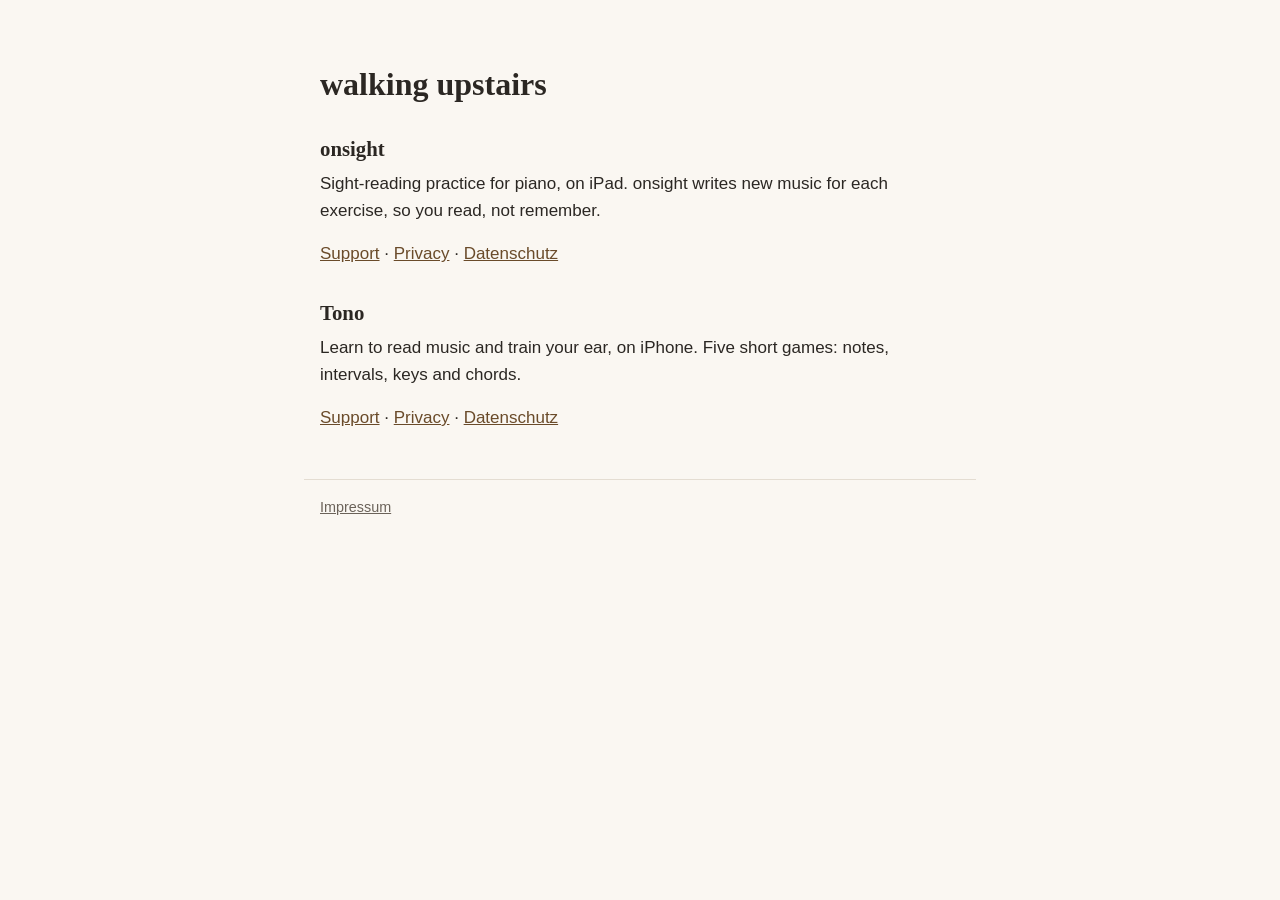
<file: index.html>
<!doctype html>
<html lang="en">
<head>
<meta charset="utf-8">
<meta name="viewport" content="width=device-width, initial-scale=1">
<title>walking upstairs</title>
<link rel="stylesheet" href="style.css">
</head>
<body>
<header><h1>walking upstairs</h1></header>
<main>
<h2>onsight</h2>
<p>Sight-reading practice for piano, on iPad. onsight writes new music for each exercise, so you read, not remember.</p>
<p><a href="onsight/support/">Support</a> · <a href="onsight/privacy/">Privacy</a> · <a href="onsight/datenschutz/" lang="de">Datenschutz</a></p>

<h2>Tono</h2>
<p>Learn to read music and train your ear, on iPhone. Five short games: notes, intervals, keys and chords.</p>
<p><a href="tono/support/">Support</a> · <a href="tono/privacy/">Privacy</a> · <a href="tono/datenschutz/" lang="de">Datenschutz</a></p>
</main>
<footer>
<a href="impressum/" lang="de">Impressum</a>
</footer>
</body>
</html>
</file>
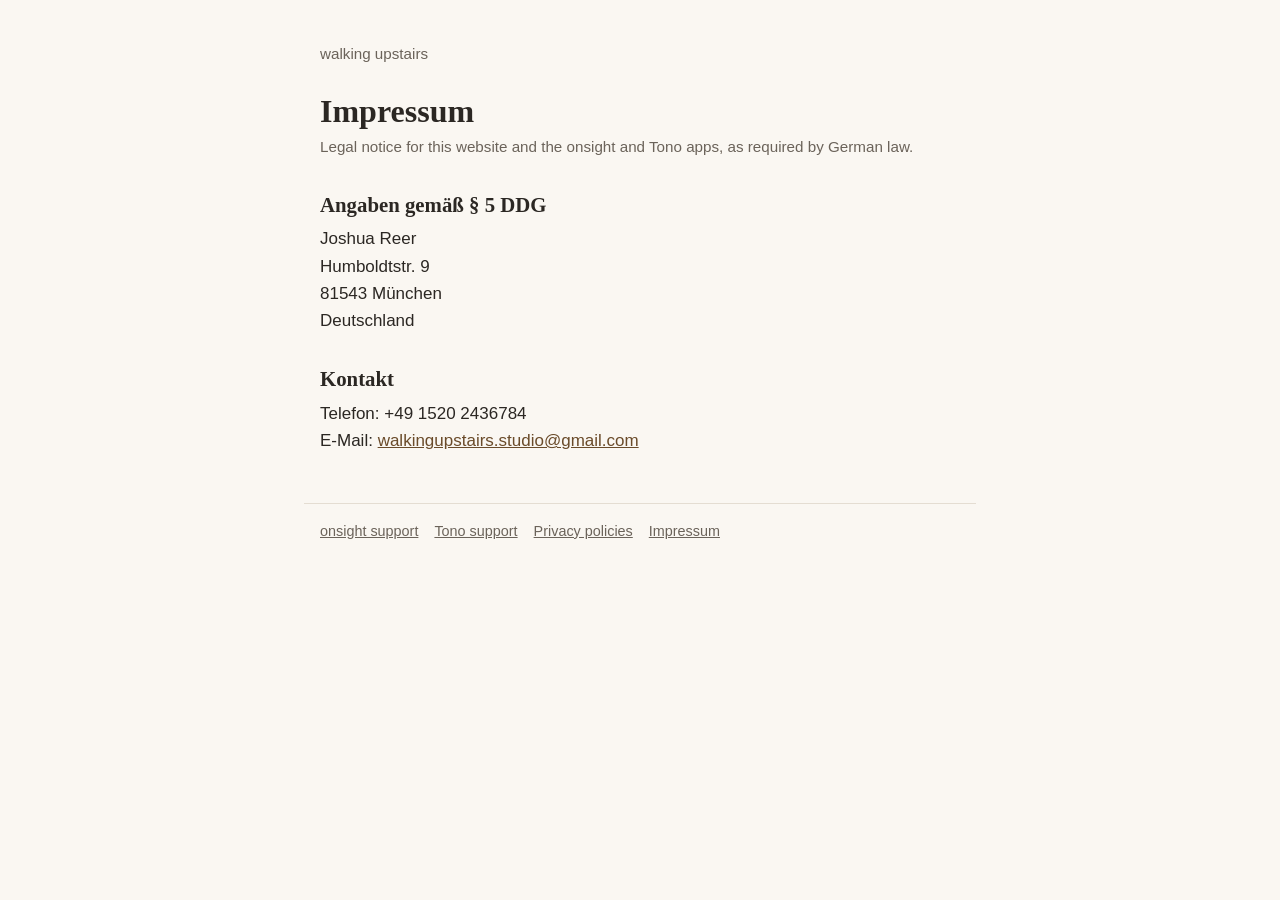
<file: impressum/index.html>
<!doctype html>
<html lang="de">
<head>
<meta charset="utf-8">
<meta name="viewport" content="width=device-width, initial-scale=1">
<title>Impressum</title>
<link rel="stylesheet" href="../style.css">
</head>
<body>
<header><a href="../">walking upstairs</a></header>
<main>
<h1>Impressum</h1>
<p class="meta" lang="en">Legal notice for this website and the onsight and Tono apps, as required by German law.</p>

<h2>Angaben gemäß § 5 DDG</h2>
<address>
Joshua Reer<br>
Humboldtstr. 9<br>
81543 München<br>
Deutschland
</address>

<h2>Kontakt</h2>
<p>Telefon: +49 1520 2436784<br>
E-Mail: <a href="mailto:walkingupstairs.studio@gmail.com">walkingupstairs.studio@gmail.com</a></p>
</main>
<footer>
<a href="../onsight/support/" lang="en">onsight support</a><a href="../tono/support/" lang="en">Tono support</a><a href="../" lang="en">Privacy policies</a><a href="./">Impressum</a>
</footer>
</body>
</html>
</file>
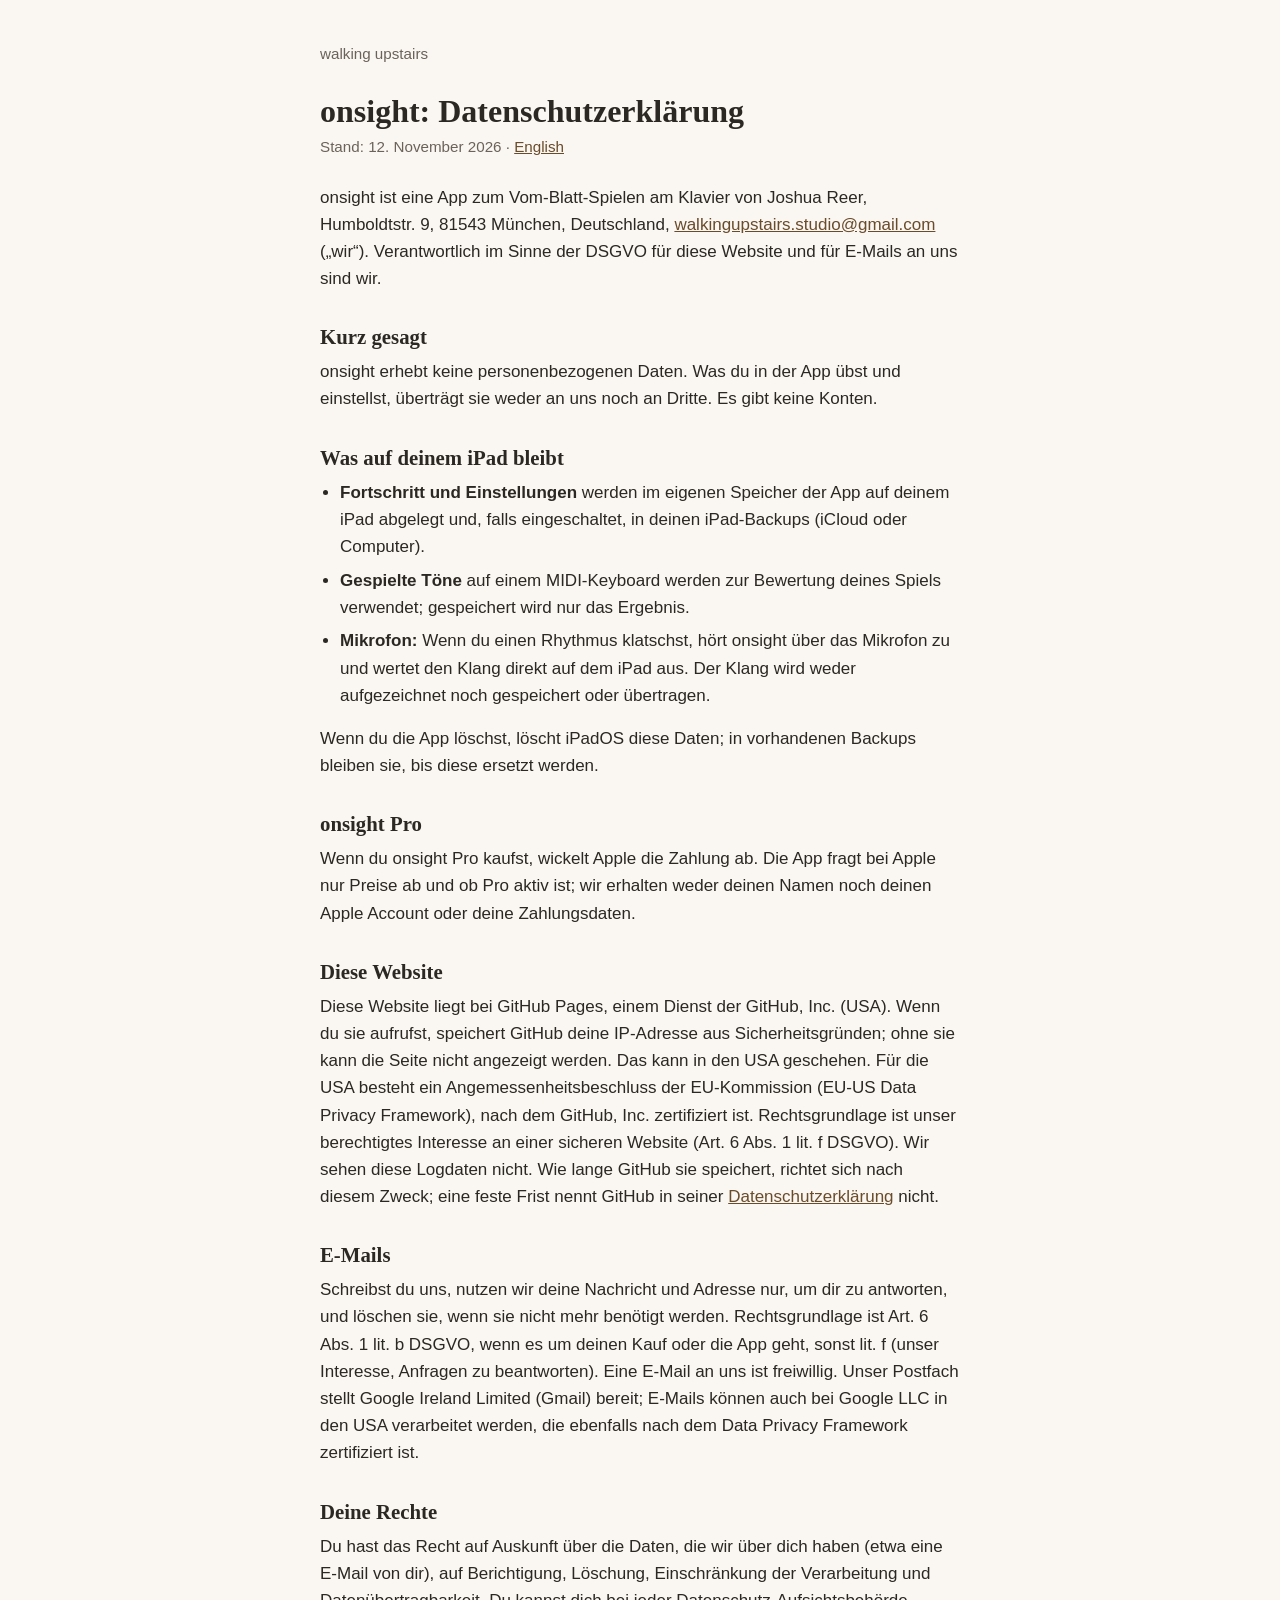
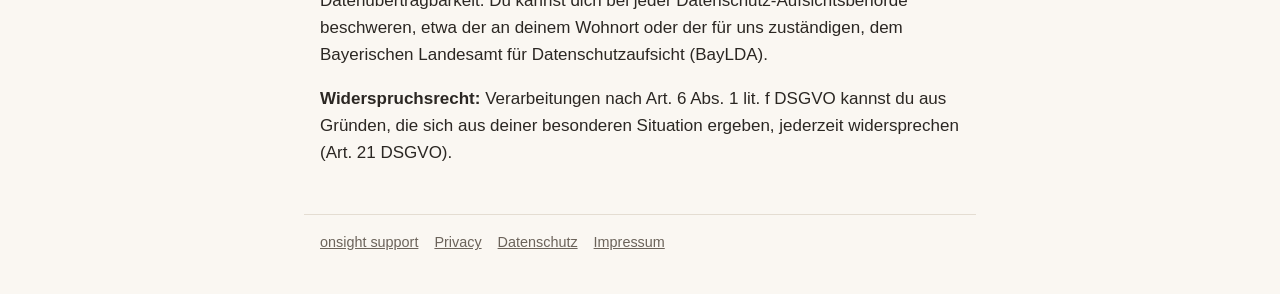
<file: onsight/datenschutz/index.html>
<!doctype html>
<html lang="de">
<head>
<meta charset="utf-8">
<meta name="viewport" content="width=device-width, initial-scale=1">
<title>onsight: Datenschutzerklärung</title>
<link rel="stylesheet" href="../../style.css">
</head>
<body>
<header><a href="../../">walking upstairs</a></header>
<main>
<h1>onsight: Datenschutzerklärung</h1>
<p class="meta">Stand: 12. November 2026 · <a href="../privacy/" lang="en">English</a></p>

<p>onsight ist eine App zum Vom-Blatt-Spielen am Klavier von Joshua Reer, Humboldtstr. 9,
81543 München, Deutschland, <a href="mailto:walkingupstairs.studio@gmail.com">walkingupstairs.studio@gmail.com</a>
(„wir“). Verantwortlich im Sinne der DSGVO für diese Website und für E-Mails an uns sind wir.</p>

<h2>Kurz gesagt</h2>
<p>onsight erhebt keine personenbezogenen Daten. Was du in der App übst und einstellst, überträgt sie
weder an uns noch an Dritte. Es gibt keine Konten.</p>

<h2>Was auf deinem iPad bleibt</h2>
<ul>
<li><strong>Fortschritt und Einstellungen</strong> werden im eigenen Speicher der App auf deinem iPad
abgelegt und, falls eingeschaltet, in deinen iPad-Backups (iCloud oder Computer).</li>
<li><strong>Gespielte Töne</strong> auf einem MIDI-Keyboard werden zur Bewertung deines Spiels verwendet;
gespeichert wird nur das Ergebnis.</li>
<li><strong>Mikrofon:</strong> Wenn du einen Rhythmus klatschst, hört onsight über das Mikrofon zu und
wertet den Klang direkt auf dem iPad aus. Der Klang wird weder aufgezeichnet noch gespeichert oder
übertragen.</li>
</ul>
<p>Wenn du die App löschst, löscht iPadOS diese Daten; in vorhandenen Backups bleiben sie, bis diese
ersetzt werden.</p>

<h2>onsight Pro</h2>
<p>Wenn du onsight Pro kaufst, wickelt Apple die Zahlung ab. Die App fragt bei Apple nur Preise ab und ob
Pro aktiv ist; wir erhalten weder deinen Namen noch deinen Apple Account oder deine Zahlungsdaten.</p>

<h2>Diese Website</h2>
<p>Diese Website liegt bei GitHub Pages, einem Dienst der GitHub, Inc. (USA). Wenn du sie aufrufst,
speichert GitHub deine IP-Adresse aus Sicherheitsgründen; ohne sie kann die Seite nicht angezeigt werden.
Das kann in den USA geschehen. Für die USA besteht ein Angemessenheitsbeschluss der EU-Kommission
(EU-US Data Privacy Framework), nach dem GitHub, Inc. zertifiziert ist. Rechtsgrundlage ist unser
berechtigtes Interesse an einer sicheren Website (Art. 6 Abs. 1 lit. f DSGVO). Wir sehen diese Logdaten
nicht. Wie lange GitHub sie speichert, richtet sich nach diesem Zweck; eine feste Frist nennt GitHub in
seiner <a href="https://docs.github.com/de/site-policy/privacy-policies/github-general-privacy-statement">Datenschutzerklärung</a>
nicht.</p>

<h2>E-Mails</h2>
<p>Schreibst du uns, nutzen wir deine Nachricht und Adresse nur, um dir zu antworten, und löschen sie, wenn
sie nicht mehr benötigt werden. Rechtsgrundlage ist Art. 6 Abs. 1 lit. b DSGVO, wenn es um deinen Kauf
oder die App geht, sonst lit. f (unser Interesse, Anfragen zu beantworten). Eine E-Mail an uns ist
freiwillig. Unser Postfach stellt Google Ireland Limited (Gmail) bereit; E-Mails können auch bei Google LLC
in den USA verarbeitet werden, die ebenfalls nach dem Data Privacy Framework zertifiziert ist.</p>

<h2>Deine Rechte</h2>
<p>Du hast das Recht auf Auskunft über die Daten, die wir über dich haben (etwa eine E-Mail von dir), auf
Berichtigung, Löschung, Einschränkung der Verarbeitung und Datenübertragbarkeit. Du kannst dich bei jeder
Datenschutz-Aufsichtsbehörde beschweren, etwa der an deinem Wohnort oder der für uns zuständigen, dem
Bayerischen Landesamt für Datenschutzaufsicht (BayLDA).</p>
<p><strong>Widerspruchsrecht:</strong> Verarbeitungen nach Art. 6 Abs. 1 lit. f DSGVO kannst du aus
Gründen, die sich aus deiner besonderen Situation ergeben, jederzeit widersprechen (Art. 21 DSGVO).</p>
</main>
<footer>
<a href="../support/" lang="en">onsight support</a><a href="../privacy/" lang="en">Privacy</a><a href="./">Datenschutz</a><a href="../../impressum/">Impressum</a>
</footer>
</body>
</html>
</file>
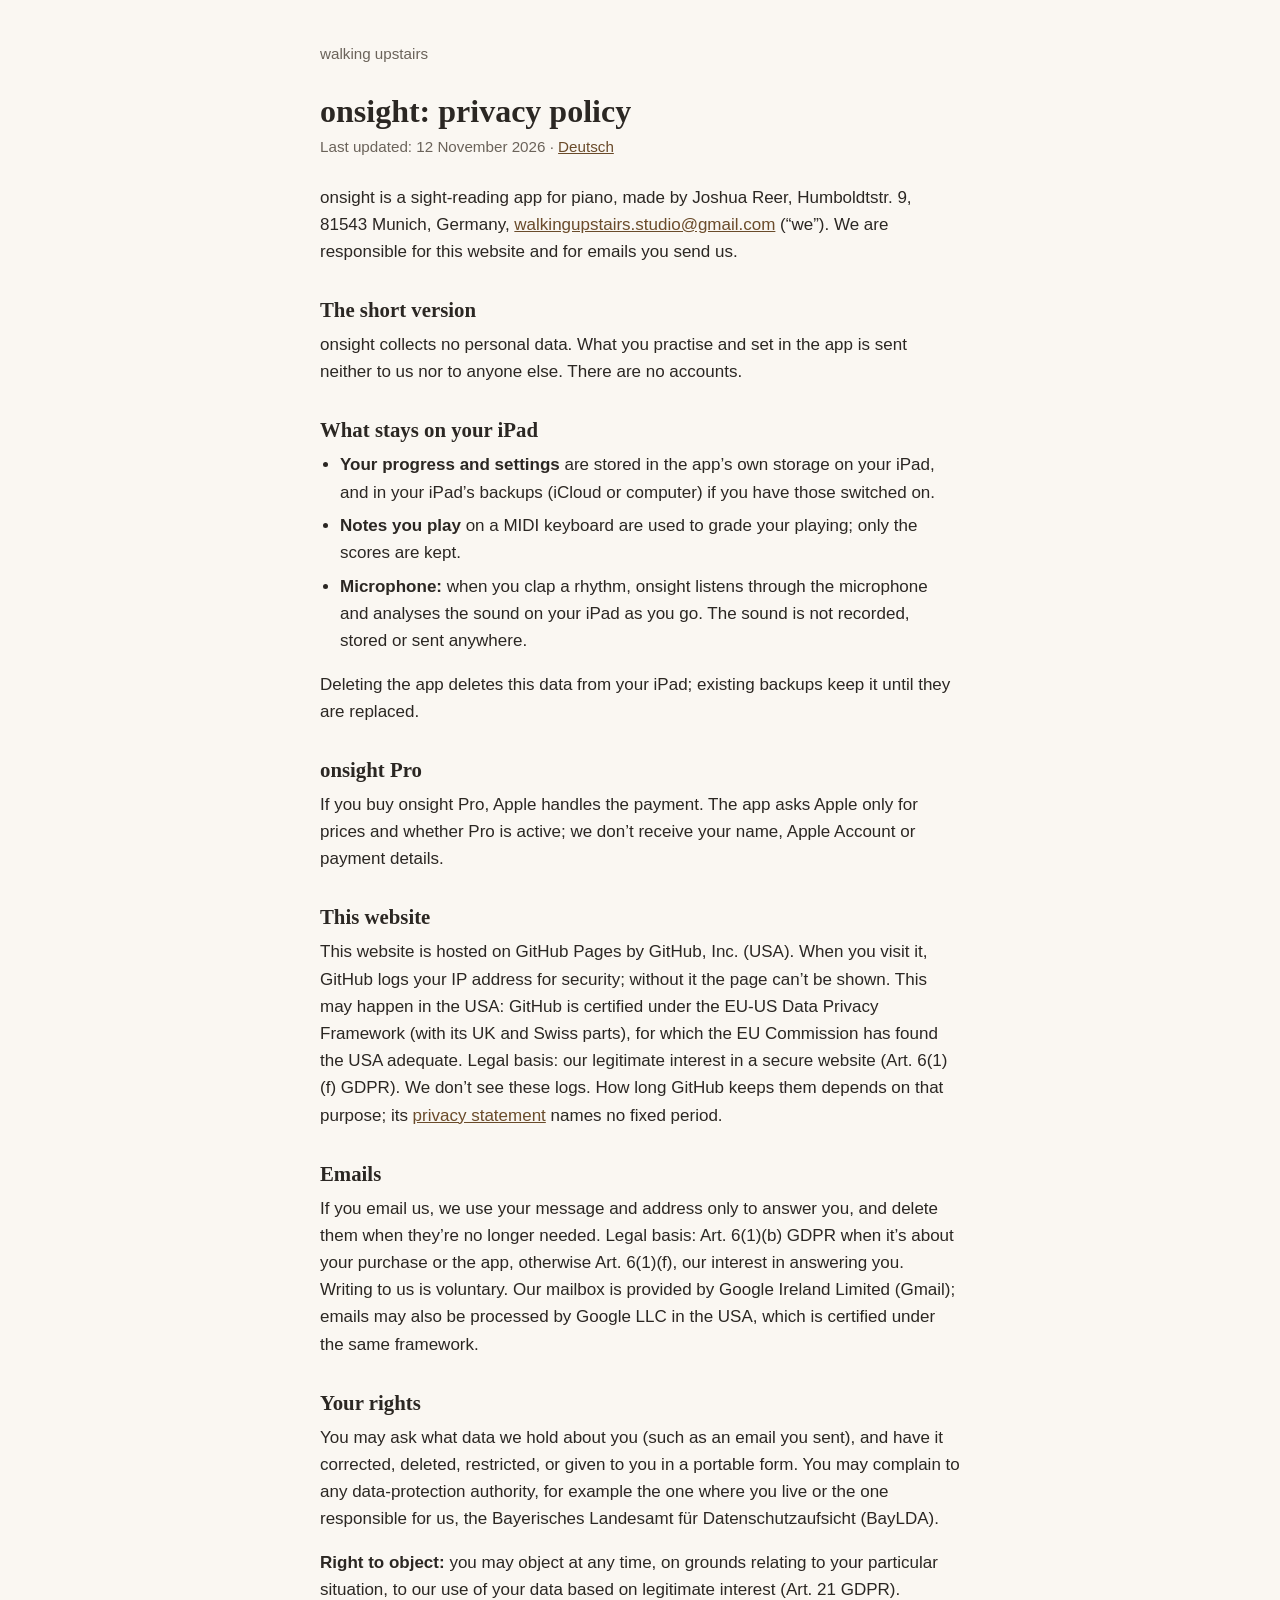
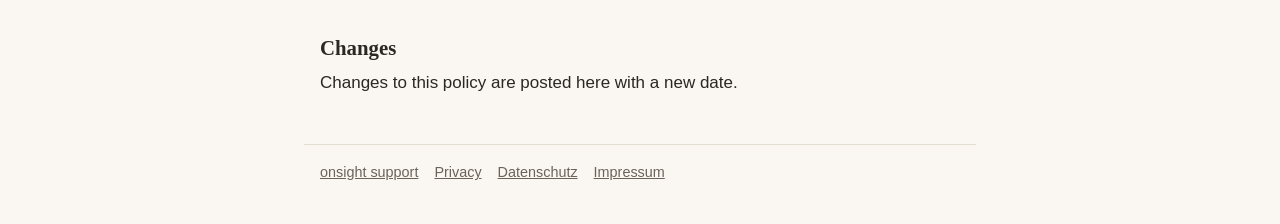
<file: onsight/privacy/index.html>
<!doctype html>
<html lang="en">
<head>
<meta charset="utf-8">
<meta name="viewport" content="width=device-width, initial-scale=1">
<title>onsight: privacy policy</title>
<link rel="stylesheet" href="../../style.css">
</head>
<body>
<header><a href="../../">walking upstairs</a></header>
<main>
<h1>onsight: privacy policy</h1>
<p class="meta">Last updated: 12 November 2026 · <a href="../datenschutz/" lang="de">Deutsch</a></p>

<p>onsight is a sight-reading app for piano, made by Joshua Reer, Humboldtstr. 9,
81543 Munich, Germany, <a href="mailto:walkingupstairs.studio@gmail.com">walkingupstairs.studio@gmail.com</a>
(“we”). We are responsible for this website and for emails you send us.</p>

<h2>The short version</h2>
<p>onsight collects no personal data. What you practise and set in the app is sent neither to us nor to
anyone else. There are no accounts.</p>

<h2>What stays on your iPad</h2>
<ul>
<li><strong>Your progress and settings</strong> are stored in the app’s own storage on your iPad, and in
your iPad’s backups (iCloud or computer) if you have those switched on.</li>
<li><strong>Notes you play</strong> on a MIDI keyboard are used to grade your playing; only the scores
are kept.</li>
<li><strong>Microphone:</strong> when you clap a rhythm, onsight listens through the microphone and
analyses the sound on your iPad as you go. The sound is not recorded, stored or sent anywhere.</li>
</ul>
<p>Deleting the app deletes this data from your iPad; existing backups keep it until they are replaced.</p>

<h2>onsight Pro</h2>
<p>If you buy onsight Pro, Apple handles the payment. The app asks Apple only for prices and whether Pro
is active; we don’t receive your name, Apple Account or payment details.</p>

<h2>This website</h2>
<p>This website is hosted on GitHub Pages by GitHub, Inc. (USA). When you visit it, GitHub logs your IP
address for security; without it the page can’t be shown. This may happen in the USA: GitHub is
certified under the EU-US Data Privacy Framework (with its UK and Swiss parts), for which the EU
Commission has found the USA adequate. Legal basis: our legitimate interest in a secure website
(Art. 6(1)(f) GDPR). We don’t see these logs. How long GitHub keeps them depends on that purpose; its
<a href="https://docs.github.com/en/site-policy/privacy-policies/github-general-privacy-statement">privacy
statement</a> names no fixed period.</p>

<h2>Emails</h2>
<p>If you email us, we use your message and address only to answer you, and delete them when they’re no
longer needed. Legal basis: Art. 6(1)(b) GDPR when it’s about your purchase or the app, otherwise
Art. 6(1)(f), our interest in answering you. Writing to us is voluntary. Our mailbox is provided by
Google Ireland Limited (Gmail); emails may also be processed by Google LLC in the USA, which is certified
under the same framework.</p>

<h2>Your rights</h2>
<p>You may ask what data we hold about you (such as an email you sent), and have it corrected, deleted,
restricted, or given to you in a portable form. You may complain to any data-protection authority, for
example the one where you live or the one responsible for us, the Bayerisches Landesamt für
Datenschutzaufsicht (BayLDA).</p>
<p><strong>Right to object:</strong> you may object at any time, on grounds relating to your particular
situation, to our use of your data based on legitimate interest (Art. 21 GDPR).</p>

<h2>Changes</h2>
<p>Changes to this policy are posted here with a new date.</p>
</main>
<footer>
<a href="../support/">onsight support</a><a href="./">Privacy</a><a href="../datenschutz/" lang="de">Datenschutz</a><a href="../../impressum/" lang="de">Impressum</a>
</footer>
</body>
</html>
</file>
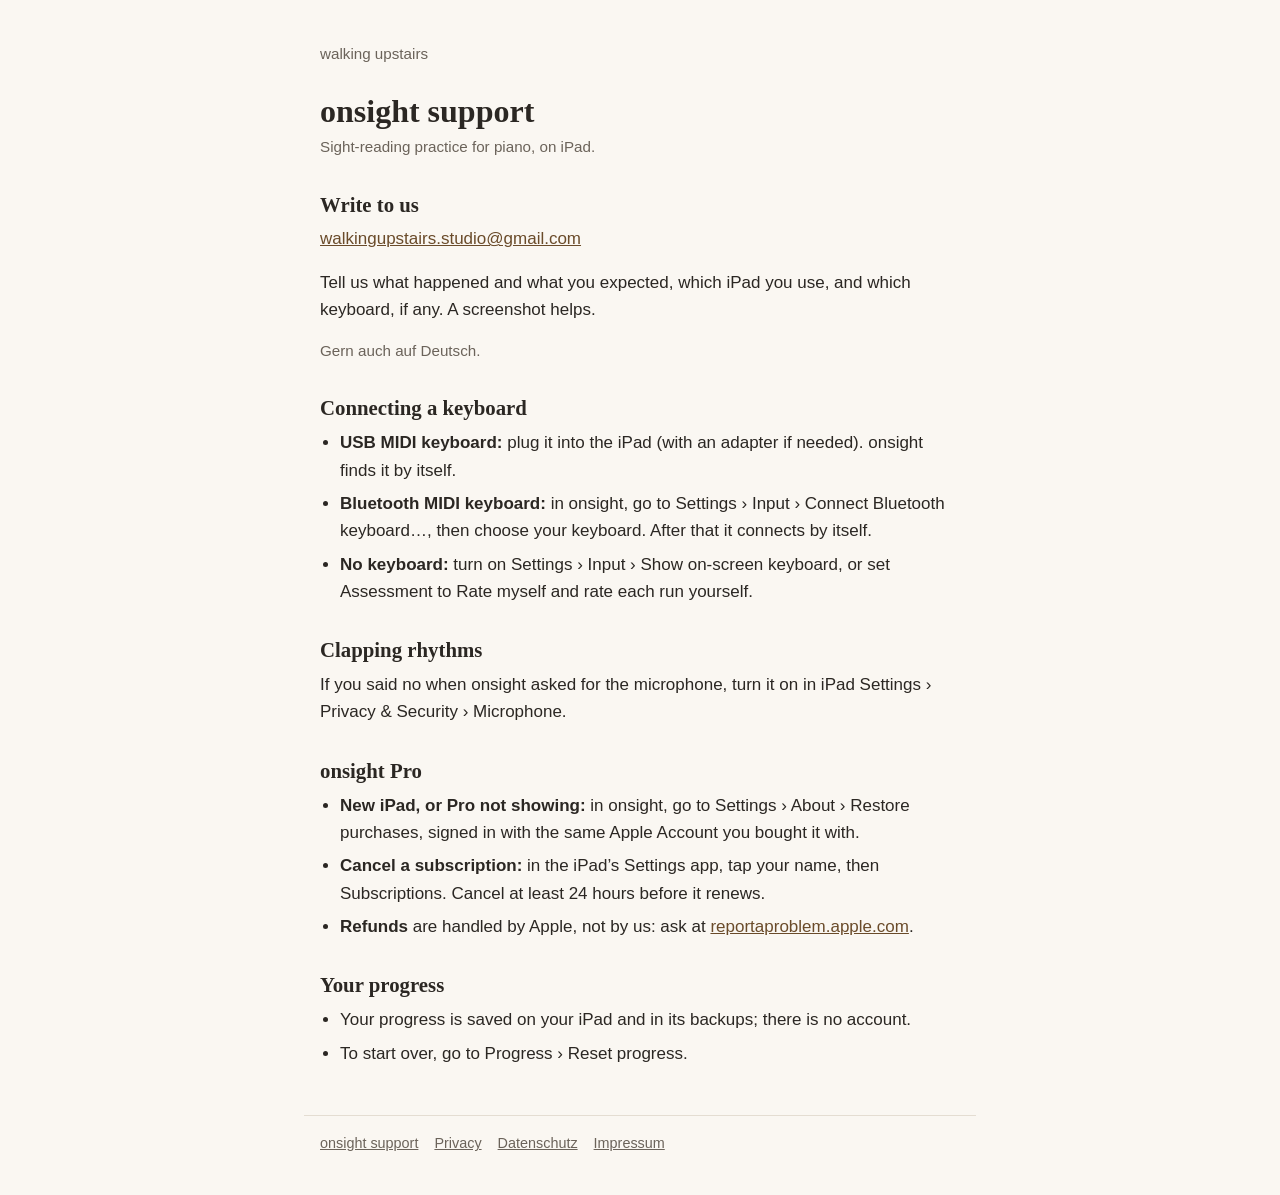
<file: onsight/support/index.html>
<!doctype html>
<html lang="en">
<head>
<meta charset="utf-8">
<meta name="viewport" content="width=device-width, initial-scale=1">
<title>onsight: support</title>
<link rel="stylesheet" href="../../style.css">
</head>
<body>
<header><a href="../../">walking upstairs</a></header>
<main>
<h1>onsight support</h1>
<p class="meta">Sight-reading practice for piano, on iPad.</p>

<h2>Write to us</h2>
<p><a href="mailto:walkingupstairs.studio@gmail.com">walkingupstairs.studio@gmail.com</a></p>
<p>Tell us what happened and what you expected, which iPad you use, and which keyboard, if any.
A screenshot helps.</p>
<p class="lang" lang="de">Gern auch auf Deutsch.</p>

<h2>Connecting a keyboard</h2>
<ul>
<li><strong>USB MIDI keyboard:</strong> plug it into the iPad (with an adapter if needed). onsight finds it
by itself.</li>
<li><strong>Bluetooth MIDI keyboard:</strong> in onsight, go to Settings › Input › Connect Bluetooth
keyboard…, then choose your keyboard. After that it connects by itself.</li>
<li><strong>No keyboard:</strong> turn on Settings › Input › Show on-screen keyboard, or set Assessment to
Rate myself and rate each run yourself.</li>
</ul>

<h2>Clapping rhythms</h2>
<p>If you said no when onsight asked for the microphone, turn it on in iPad Settings › Privacy &amp;
Security › Microphone.</p>

<h2>onsight Pro</h2>
<ul>
<li><strong>New iPad, or Pro not showing:</strong> in onsight, go to Settings › About › Restore
purchases, signed in with the same Apple Account you bought it with.</li>
<li><strong>Cancel a subscription:</strong> in the iPad’s Settings app, tap your name, then
Subscriptions. Cancel at least 24 hours before it renews.</li>
<li><strong>Refunds</strong> are handled by Apple, not by us: ask at
<a href="https://reportaproblem.apple.com">reportaproblem.apple.com</a>.</li>
</ul>

<h2>Your progress</h2>
<ul>
<li>Your progress is saved on your iPad and in its backups; there is no account.</li>
<li>To start over, go to Progress › Reset progress.</li>
</ul>
</main>
<footer>
<a href="./">onsight support</a><a href="../privacy/">Privacy</a><a href="../datenschutz/" lang="de">Datenschutz</a><a href="../../impressum/" lang="de">Impressum</a>
</footer>
</body>
</html>
</file>
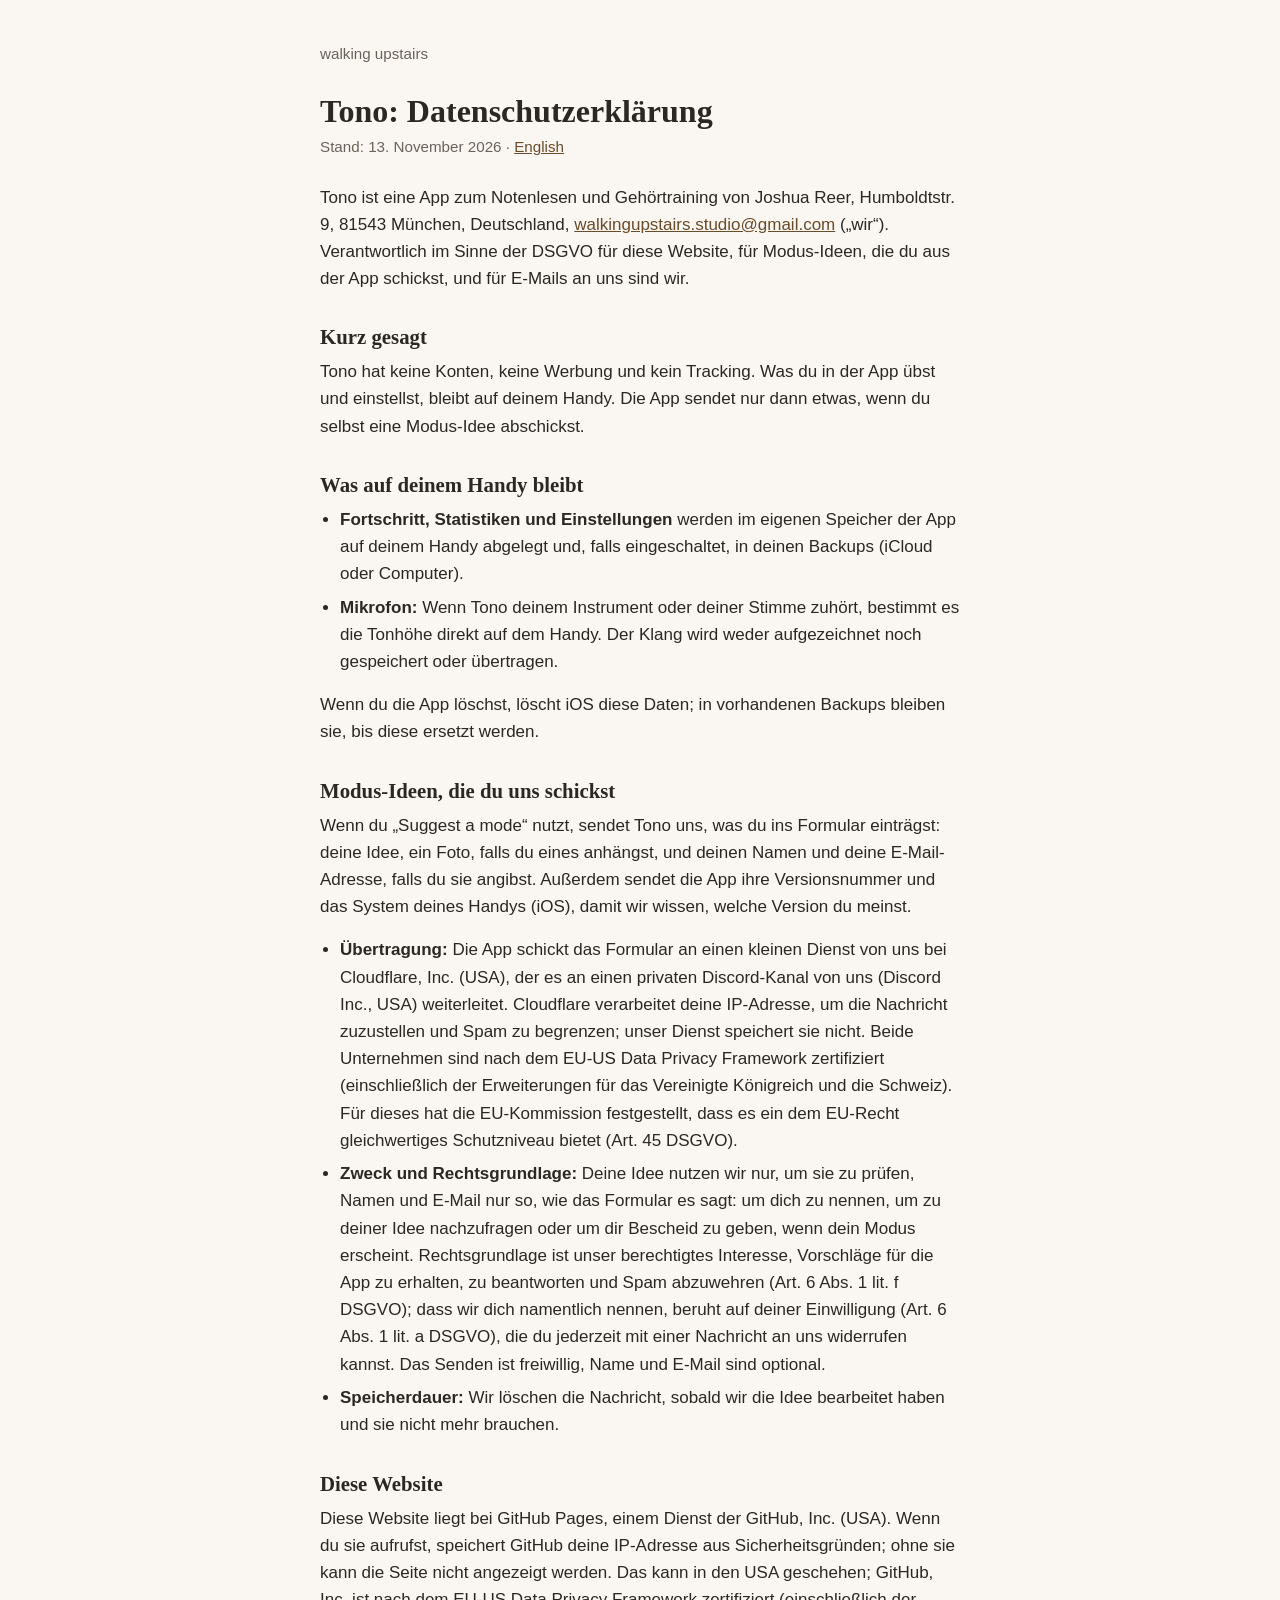
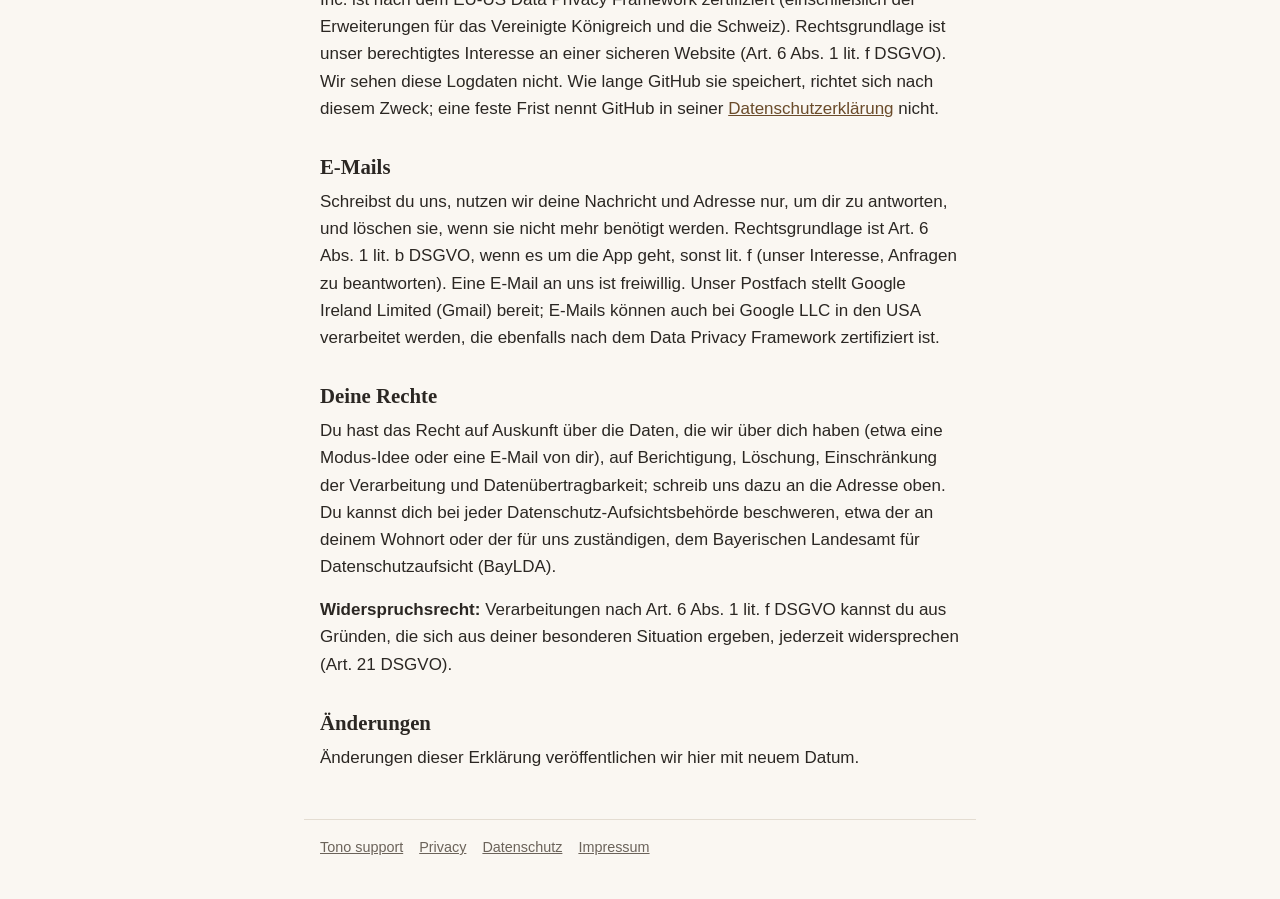
<file: tono/datenschutz/index.html>
<!doctype html>
<html lang="de">
<head>
<meta charset="utf-8">
<meta name="viewport" content="width=device-width, initial-scale=1">
<title>Tono: Datenschutzerklärung</title>
<link rel="stylesheet" href="../../style.css">
</head>
<body>
<header><a href="../../">walking upstairs</a></header>
<main>
<h1>Tono: Datenschutzerklärung</h1>
<p class="meta">Stand: 13. November 2026 · <a href="../privacy/" lang="en">English</a></p>

<p>Tono ist eine App zum Notenlesen und Gehörtraining von Joshua Reer, Humboldtstr. 9, 81543 München,
Deutschland, <a href="mailto:walkingupstairs.studio@gmail.com">walkingupstairs.studio@gmail.com</a>
(„wir“). Verantwortlich im Sinne der DSGVO für diese Website, für Modus-Ideen, die du aus der App
schickst, und für E-Mails an uns sind wir.</p>

<h2>Kurz gesagt</h2>
<p>Tono hat keine Konten, keine Werbung und kein Tracking. Was du in der App übst und einstellst, bleibt
auf deinem Handy. Die App sendet nur dann etwas, wenn du selbst eine Modus-Idee abschickst.</p>

<h2>Was auf deinem Handy bleibt</h2>
<ul>
<li><strong>Fortschritt, Statistiken und Einstellungen</strong> werden im eigenen Speicher der App auf
deinem Handy abgelegt und, falls eingeschaltet, in deinen Backups (iCloud oder Computer).</li>
<li><strong>Mikrofon:</strong> Wenn Tono deinem Instrument oder deiner Stimme zuhört, bestimmt es die
Tonhöhe direkt auf dem Handy. Der Klang wird weder aufgezeichnet noch gespeichert oder übertragen.</li>
</ul>
<p>Wenn du die App löschst, löscht iOS diese Daten; in vorhandenen Backups bleiben sie, bis diese ersetzt
werden.</p>

<h2>Modus-Ideen, die du uns schickst</h2>
<p>Wenn du „Suggest a mode“ nutzt, sendet Tono uns, was du ins Formular einträgst: deine Idee, ein Foto,
falls du eines anhängst, und deinen Namen und deine E-Mail-Adresse, falls du sie angibst. Außerdem
sendet die App ihre Versionsnummer und das System deines Handys (iOS), damit wir wissen, welche Version
du meinst.</p>
<ul>
<li><strong>Übertragung:</strong> Die App schickt das Formular an einen kleinen Dienst von uns bei
Cloudflare, Inc. (USA), der es an einen privaten Discord-Kanal von uns (Discord Inc., USA) weiterleitet.
Cloudflare verarbeitet deine IP-Adresse, um die Nachricht zuzustellen und Spam zu begrenzen; unser Dienst
speichert sie nicht. Beide Unternehmen sind nach dem EU-US Data Privacy Framework zertifiziert
(einschließlich der Erweiterungen für das Vereinigte Königreich und die Schweiz). Für dieses hat die
EU-Kommission festgestellt, dass es ein dem EU-Recht gleichwertiges Schutzniveau bietet (Art. 45
DSGVO).</li>
<li><strong>Zweck und Rechtsgrundlage:</strong> Deine Idee nutzen wir nur, um sie zu prüfen, Namen und
E-Mail nur so, wie das Formular es sagt: um dich zu nennen, um zu deiner Idee nachzufragen oder um dir
Bescheid zu geben, wenn dein Modus erscheint. Rechtsgrundlage ist unser berechtigtes Interesse,
Vorschläge für die App zu erhalten, zu beantworten und Spam abzuwehren (Art. 6 Abs. 1 lit. f DSGVO);
dass wir dich namentlich nennen, beruht auf deiner Einwilligung (Art. 6 Abs. 1 lit. a DSGVO), die du
jederzeit mit einer Nachricht an uns widerrufen kannst. Das Senden ist freiwillig, Name und E-Mail sind
optional.</li>
<li><strong>Speicherdauer:</strong> Wir löschen die Nachricht, sobald wir die Idee bearbeitet haben und
sie nicht mehr brauchen.</li>
</ul>

<h2>Diese Website</h2>
<p>Diese Website liegt bei GitHub Pages, einem Dienst der GitHub, Inc. (USA). Wenn du sie aufrufst,
speichert GitHub deine IP-Adresse aus Sicherheitsgründen; ohne sie kann die Seite nicht angezeigt werden.
Das kann in den USA geschehen; GitHub, Inc. ist nach dem EU-US Data Privacy Framework zertifiziert
(einschließlich der Erweiterungen für das Vereinigte Königreich und die Schweiz).
Rechtsgrundlage ist unser berechtigtes Interesse an einer sicheren Website (Art. 6 Abs. 1 lit. f DSGVO).
Wir sehen diese Logdaten nicht. Wie lange GitHub sie speichert, richtet sich nach diesem Zweck; eine feste
Frist nennt GitHub in seiner
<a href="https://docs.github.com/de/site-policy/privacy-policies/github-general-privacy-statement">Datenschutzerklärung</a>
nicht.</p>

<h2>E-Mails</h2>
<p>Schreibst du uns, nutzen wir deine Nachricht und Adresse nur, um dir zu antworten, und löschen sie, wenn
sie nicht mehr benötigt werden. Rechtsgrundlage ist Art. 6 Abs. 1 lit. b DSGVO, wenn es um die App geht,
sonst lit. f (unser Interesse, Anfragen zu beantworten). Eine E-Mail an uns ist freiwillig. Unser Postfach
stellt Google Ireland Limited (Gmail) bereit; E-Mails können auch bei Google LLC in den USA verarbeitet
werden, die ebenfalls nach dem Data Privacy Framework zertifiziert ist.</p>

<h2>Deine Rechte</h2>
<p>Du hast das Recht auf Auskunft über die Daten, die wir über dich haben (etwa eine Modus-Idee oder eine
E-Mail von dir), auf Berichtigung, Löschung, Einschränkung der Verarbeitung und Datenübertragbarkeit;
schreib uns dazu an die Adresse oben. Du kannst dich bei jeder Datenschutz-Aufsichtsbehörde beschweren, etwa der an deinem Wohnort oder der für
uns zuständigen, dem Bayerischen Landesamt für Datenschutzaufsicht (BayLDA).</p>
<p><strong>Widerspruchsrecht:</strong> Verarbeitungen nach Art. 6 Abs. 1 lit. f DSGVO kannst du aus
Gründen, die sich aus deiner besonderen Situation ergeben, jederzeit widersprechen (Art. 21 DSGVO).</p>

<h2>Änderungen</h2>
<p>Änderungen dieser Erklärung veröffentlichen wir hier mit neuem Datum.</p>
</main>
<footer>
<a href="../support/" lang="en">Tono support</a><a href="../privacy/" lang="en">Privacy</a><a href="./">Datenschutz</a><a href="../../impressum/">Impressum</a>
</footer>
</body>
</html>
</file>
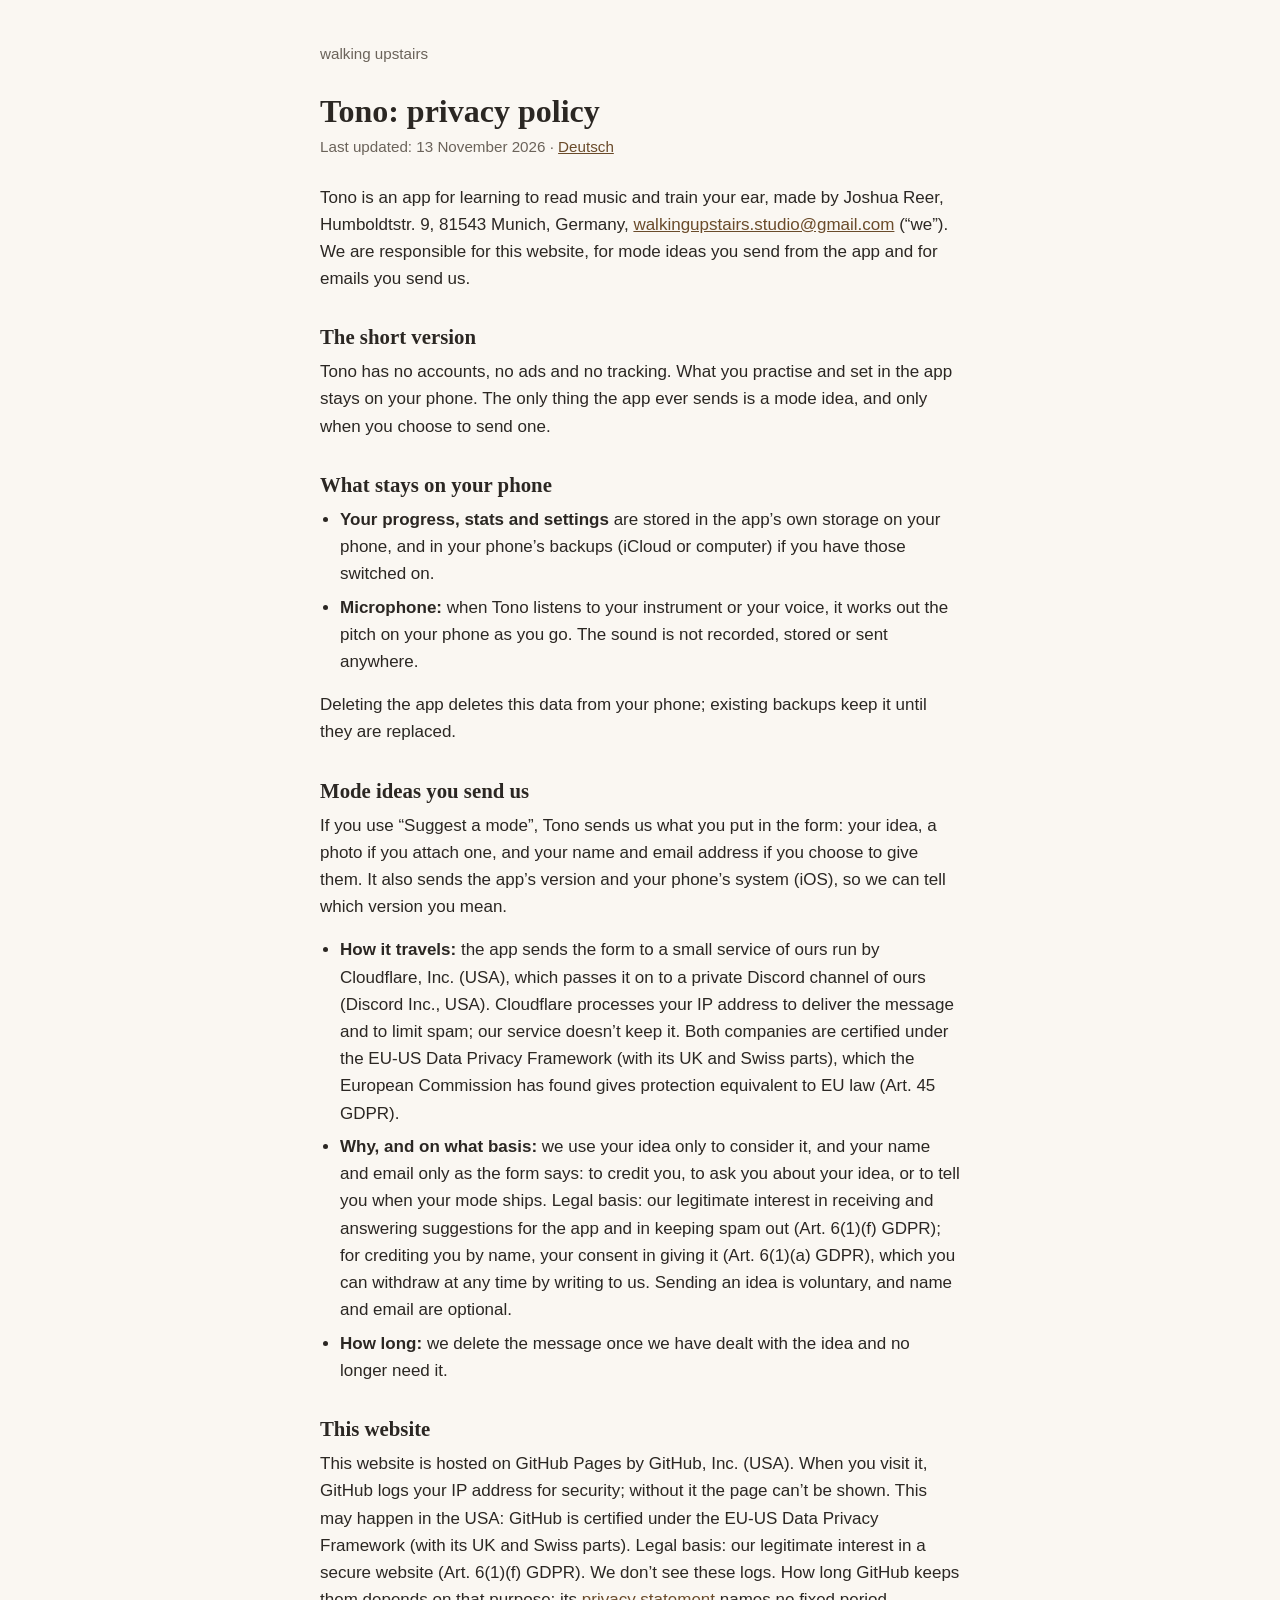
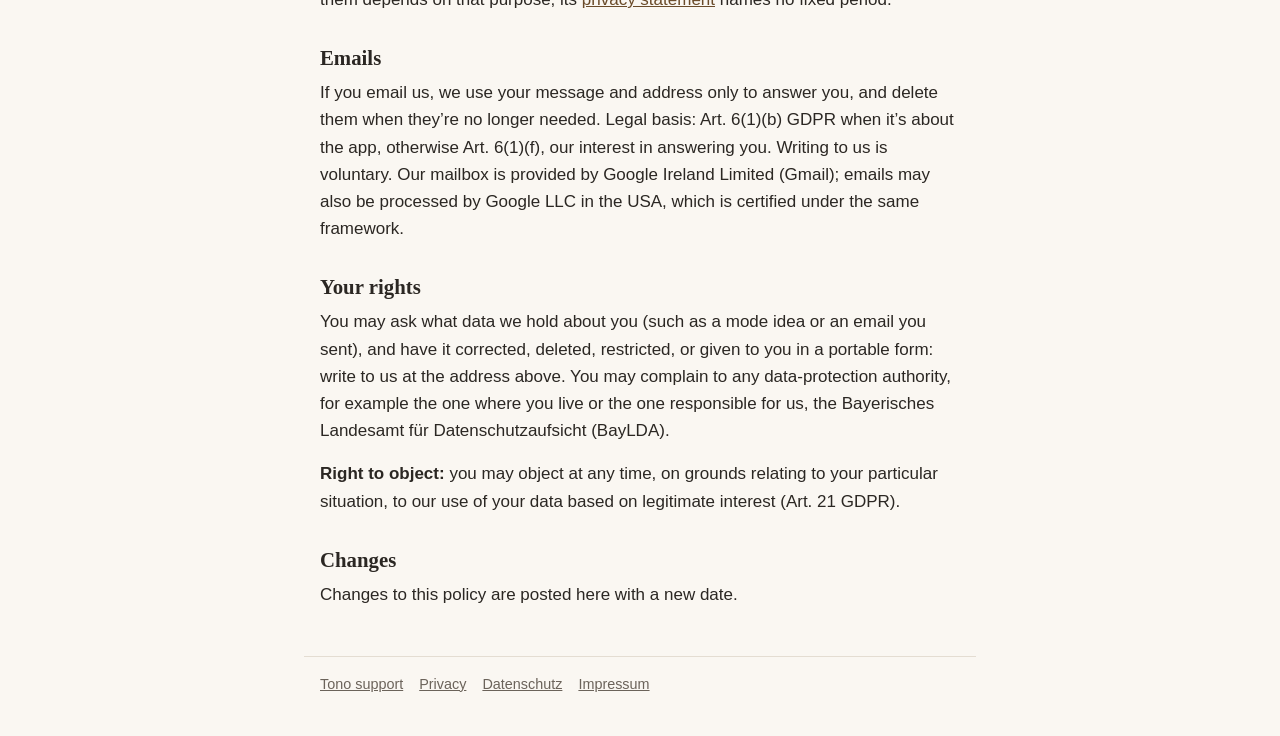
<file: tono/privacy/index.html>
<!doctype html>
<html lang="en">
<head>
<meta charset="utf-8">
<meta name="viewport" content="width=device-width, initial-scale=1">
<title>Tono: privacy policy</title>
<link rel="stylesheet" href="../../style.css">
</head>
<body>
<header><a href="../../">walking upstairs</a></header>
<main>
<h1>Tono: privacy policy</h1>
<p class="meta">Last updated: 13 November 2026 · <a href="../datenschutz/" lang="de">Deutsch</a></p>

<p>Tono is an app for learning to read music and train your ear, made by Joshua Reer, Humboldtstr. 9,
81543 Munich, Germany, <a href="mailto:walkingupstairs.studio@gmail.com">walkingupstairs.studio@gmail.com</a>
(“we”). We are responsible for this website, for mode ideas you send from the app and for emails you
send us.</p>

<h2>The short version</h2>
<p>Tono has no accounts, no ads and no tracking. What you practise and set in the app stays on your
phone. The only thing the app ever sends is a mode idea, and only when you choose to send one.</p>

<h2>What stays on your phone</h2>
<ul>
<li><strong>Your progress, stats and settings</strong> are stored in the app’s own storage on your phone,
and in your phone’s backups (iCloud or computer) if you have those switched on.</li>
<li><strong>Microphone:</strong> when Tono listens to your instrument or your voice, it works out the
pitch on your phone as you go. The sound is not recorded, stored or sent anywhere.</li>
</ul>
<p>Deleting the app deletes this data from your phone; existing backups keep it until they are
replaced.</p>

<h2>Mode ideas you send us</h2>
<p>If you use “Suggest a mode”, Tono sends us what you put in the form: your idea, a photo if you attach
one, and your name and email address if you choose to give them. It also sends the app’s version
and your phone’s system (iOS), so we can tell which version you mean.</p>
<ul>
<li><strong>How it travels:</strong> the app sends the form to a small service of ours run by Cloudflare,
Inc. (USA), which passes it on to a private Discord channel of ours (Discord Inc., USA). Cloudflare processes
your IP address to deliver the message and to limit spam; our service doesn’t keep it. Both companies
are certified under the EU-US Data Privacy Framework (with its UK and Swiss parts), which the European
Commission has found gives protection equivalent to EU law (Art. 45 GDPR).</li>
<li><strong>Why, and on what basis:</strong> we use your idea only to consider it, and your name and
email only as the form says: to credit you, to ask you about your idea, or to tell you when your mode
ships. Legal basis: our legitimate interest in receiving and answering suggestions for the app and in
keeping spam out (Art. 6(1)(f) GDPR); for crediting you by name, your consent in giving it (Art. 6(1)(a)
GDPR), which you can withdraw at any time by writing to us. Sending an idea is voluntary, and name and
email are optional.</li>
<li><strong>How long:</strong> we delete the message once we have dealt with the idea and no longer need
it.</li>
</ul>

<h2>This website</h2>
<p>This website is hosted on GitHub Pages by GitHub, Inc. (USA). When you visit it, GitHub logs your IP
address for security; without it the page can’t be shown. This may happen in the USA: GitHub is
certified under the EU-US Data Privacy Framework (with its UK and Swiss parts). Legal basis: our
legitimate interest in a secure website (Art. 6(1)(f) GDPR). We don’t see these logs. How long GitHub
keeps them depends on that purpose; its
<a href="https://docs.github.com/en/site-policy/privacy-policies/github-general-privacy-statement">privacy
statement</a> names no fixed period.</p>

<h2>Emails</h2>
<p>If you email us, we use your message and address only to answer you, and delete them when they’re no
longer needed. Legal basis: Art. 6(1)(b) GDPR when it’s about the app, otherwise Art. 6(1)(f), our
interest in answering you. Writing to us is voluntary. Our mailbox is provided by Google Ireland Limited
(Gmail); emails may also be processed by Google LLC in the USA, which is certified under the same
framework.</p>

<h2>Your rights</h2>
<p>You may ask what data we hold about you (such as a mode idea or an email you sent), and have it
corrected, deleted, restricted, or given to you in a portable form: write to us at the address above.
You may complain to any
data-protection authority, for example the one where you live or the one responsible for us, the
Bayerisches Landesamt für Datenschutzaufsicht (BayLDA).</p>
<p><strong>Right to object:</strong> you may object at any time, on grounds relating to your particular
situation, to our use of your data based on legitimate interest (Art. 21 GDPR).</p>

<h2>Changes</h2>
<p>Changes to this policy are posted here with a new date.</p>
</main>
<footer>
<a href="../support/">Tono support</a><a href="./">Privacy</a><a href="../datenschutz/" lang="de">Datenschutz</a><a href="../../impressum/" lang="de">Impressum</a>
</footer>
</body>
</html>
</file>
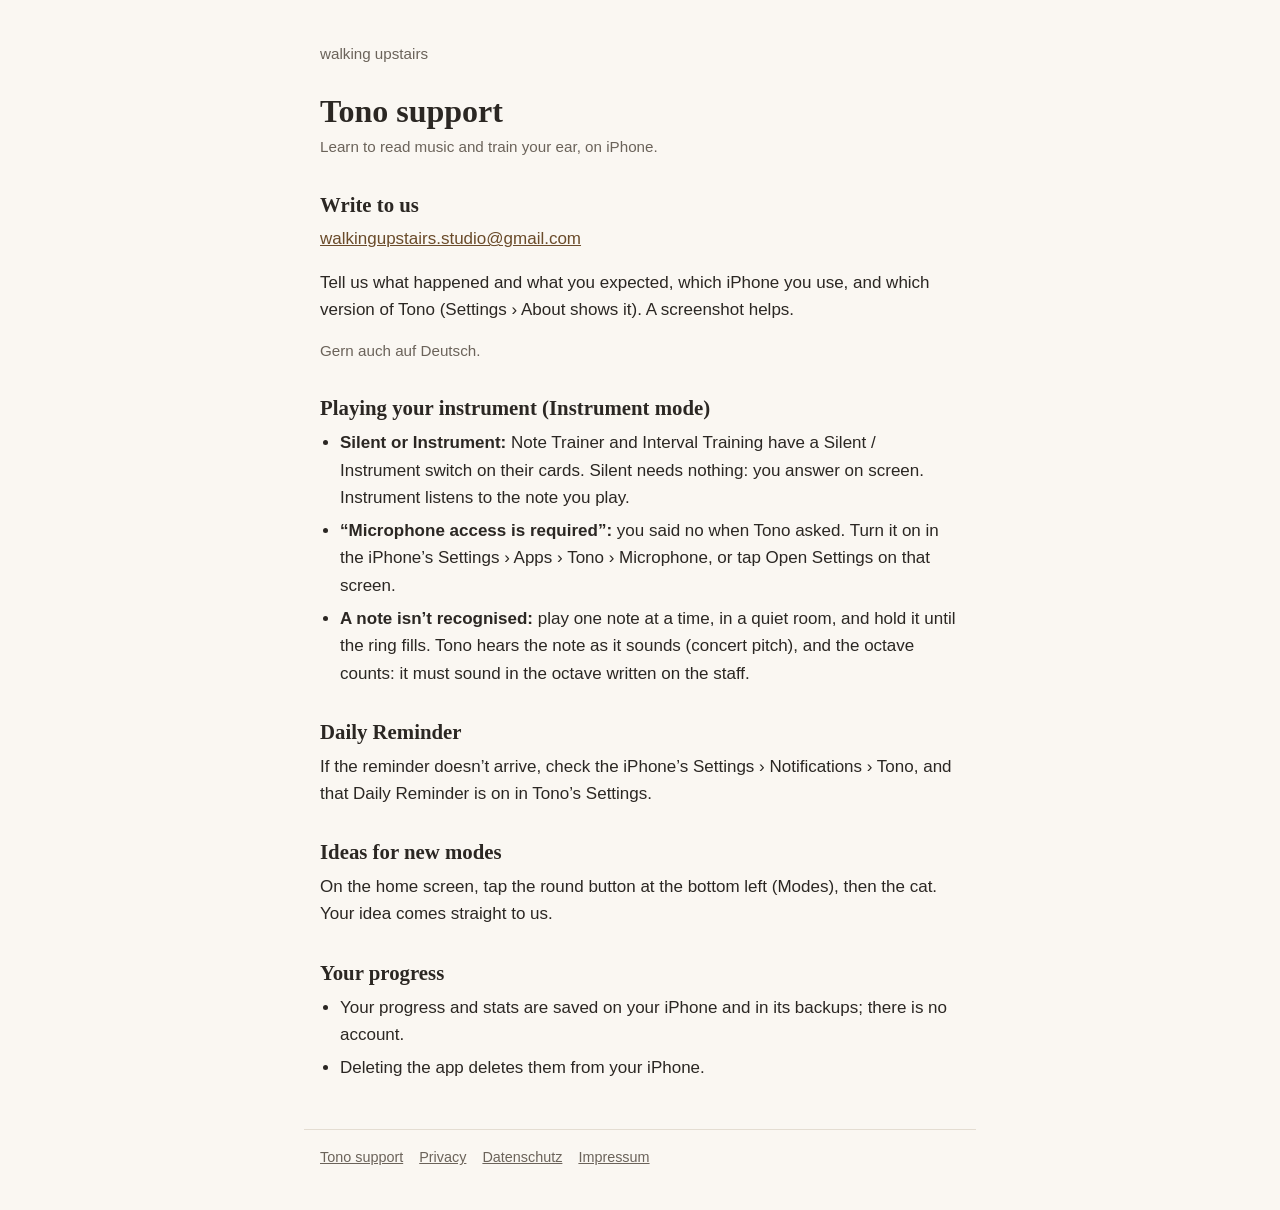
<file: tono/support/index.html>
<!doctype html>
<html lang="en">
<head>
<meta charset="utf-8">
<meta name="viewport" content="width=device-width, initial-scale=1">
<title>Tono: support</title>
<link rel="stylesheet" href="../../style.css">
</head>
<body>
<header><a href="../../">walking upstairs</a></header>
<main>
<h1>Tono support</h1>
<p class="meta">Learn to read music and train your ear, on iPhone.</p>

<h2>Write to us</h2>
<p><a href="mailto:walkingupstairs.studio@gmail.com?subject=Tono">walkingupstairs.studio@gmail.com</a></p>
<p>Tell us what happened and what you expected, which iPhone you use, and which version of Tono
(Settings › About shows it). A screenshot helps.</p>
<p class="lang" lang="de">Gern auch auf Deutsch.</p>

<h2>Playing your instrument (Instrument mode)</h2>
<ul>
<li><strong>Silent or Instrument:</strong> Note Trainer and Interval Training have a Silent / Instrument
switch on their cards. Silent needs nothing: you answer on screen. Instrument listens to the note you
play.</li>
<li><strong>“Microphone access is required”:</strong> you said no when Tono asked. Turn it on in the
iPhone’s Settings › Apps › Tono › Microphone, or tap Open Settings on that screen.</li>
<li><strong>A note isn’t recognised:</strong> play one note at a time, in a quiet room, and hold it
until the ring fills. Tono hears the note as it sounds (concert pitch), and the octave counts: it
must sound in the octave written on the staff.</li>
</ul>

<h2>Daily Reminder</h2>
<p>If the reminder doesn’t arrive, check the iPhone’s Settings › Notifications › Tono, and that Daily
Reminder is on in Tono’s Settings.</p>

<h2>Ideas for new modes</h2>
<p>On the home screen, tap the round button at the bottom left (Modes), then the cat. Your idea comes straight to us.</p>

<h2>Your progress</h2>
<ul>
<li>Your progress and stats are saved on your iPhone and in its backups; there is no account.</li>
<li>Deleting the app deletes them from your iPhone.</li>
</ul>
</main>
<footer>
<a href="./">Tono support</a><a href="../privacy/">Privacy</a><a href="../datenschutz/" lang="de">Datenschutz</a><a href="../../impressum/" lang="de">Impressum</a>
</footer>
</body>
</html>
</file>
<file: style.css>
:root {
  --paper: #faf7f2;
  --ink: #2b2723;
  --muted: #6b635a;
  --line: #e4ddd2;
  --link: #6a4b2a;
}
@media (prefers-color-scheme: dark) {
  :root {
    --paper: #1d1b19;
    --ink: #eee8df;
    --muted: #a99f93;
    --line: #3a3530;
    --link: #e2c39a;
  }
}
* { box-sizing: border-box; }
html { -webkit-text-size-adjust: 100%; }
body {
  margin: 0;
  background: var(--paper);
  color: var(--ink);
  font: 17px/1.6 -apple-system, BlinkMacSystemFont, "Segoe UI", Roboto, Helvetica, Arial, sans-serif;
}
main, header, footer { max-width: 42rem; margin: 0 auto; padding: 0 1rem; }
header { padding-top: 2.5rem; }
header a { color: var(--muted); text-decoration: none; font-size: 0.95rem; }
h1, h2 { font-family: ui-serif, "New York", Georgia, "Times New Roman", serif; font-weight: 600; line-height: 1.25; }
h1 { font-size: 2rem; margin: 1.5rem 0 0.25rem; }
h2 { font-size: 1.3rem; margin: 2rem 0 0.5rem; }
p, ul { margin: 0 0 1rem; }
ul { padding-left: 1.25rem; }
li { margin-bottom: 0.4rem; }
a { color: var(--link); }
.meta { color: var(--muted); font-size: 0.95rem; margin-bottom: 1.5rem; }
.lang { color: var(--muted); font-size: 0.95rem; }
address { font-style: normal; margin-bottom: 1rem; }
footer {
  margin-top: 3rem;
  padding-top: 1rem;
  padding-bottom: 2.5rem;
  border-top: 1px solid var(--line);
  color: var(--muted);
  font-size: 0.9rem;
}
footer a { color: var(--muted); margin-right: 1rem; }
</file>
